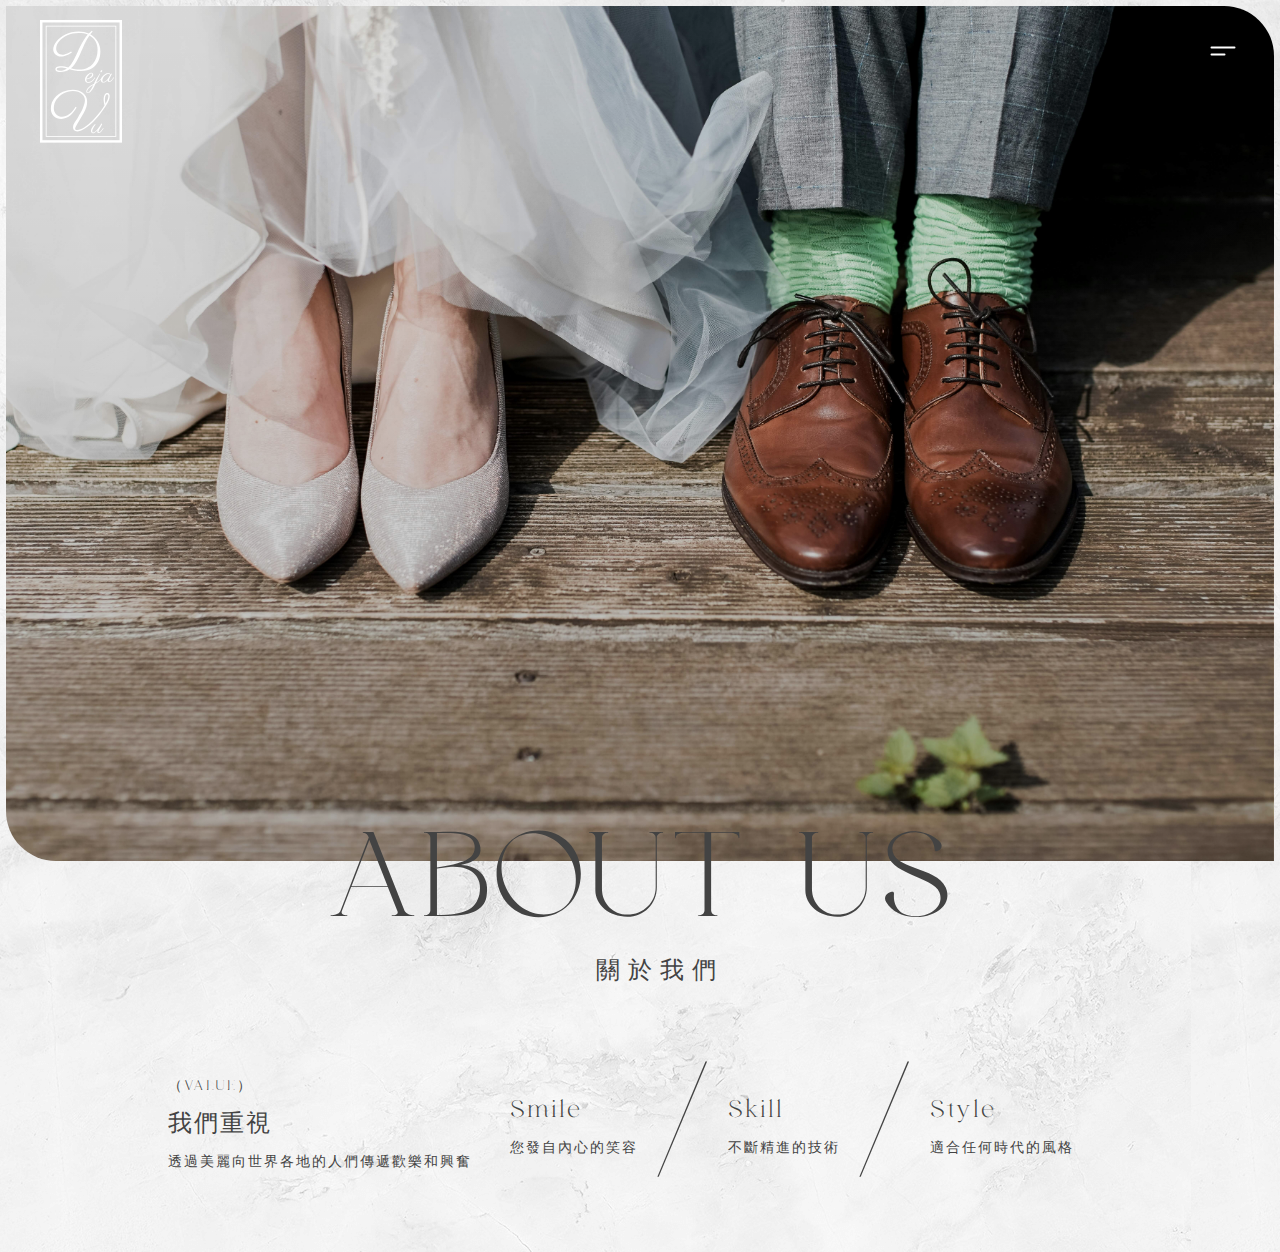
<file: aboutus.html>
<!-- 文件類型HTML5結構說明 -->
<!DOCTYPE html>
<!-- 預設語言台灣 設定顯示語系 -->
<html lang="zh-Hant-TW">

<head>
    <meta charset="UTF-8"> <!-- 編碼 -->
    <meta http-equiv="X-UA-Compatible" content="IE=edge">
    <meta name="viewport" content="width=device-width, initial-scale=1.0">
    <!-- 功能列標題 -->
    <title>About Us</title> <!-- SEO -->
    <!-- 手動設定favicon -->
    <link rel="icon" href="./images/favicon.png">
    <!-- 自訂的樣式表檔 -->
    <link rel="stylesheet" href="./aboutus.css"><!-- 定義屬性 -->
</head>

<body>
    <!-- 頁首區 -->
    <header>
        <nav class="nav-box">
            <a href="index.html"><img src="./images/logo-w.svg" alt="Deja Vu日系新娘婚紗攝影logo"></a>
            <a href="#menu">
                <span class="hamburger">
                    <i class="line-1"></i><i class="line-2"></i>
                </span>
            </a>
        </nav>
    </header>
    <main>
        <section id="banner">
            <div class="bg"></div>
        </section>
        <section id="preface">
            <div class="title">
                <h1>ABOUT US</h1>
                <h2>&ensp;&ensp;關於我們</h2>
            </div>
            <div class="value">
                <p>（VALUE）</p>
                <h1>我們重視</h1>
                <p>透過美麗向世界各地的人們傳遞歡樂和興奮</p>
            </div>
            <div class="three">
                <div class="one">
                    <h1>Smile</h1>
                    <p>您發自內心的笑容</p>
                </div>
                <span>/</span>
                <div class="one">
                    <h1>Skill</h1>
                    <p>不斷精進的技術</p>
                </div>
                <span>/</span>
                <div class="one">
                    <h1>Style</h1>
                    <p>適合任何時代的風格</p>
                </div>
            </div>
        </section>
    </main>
</body>

</html>
</file>
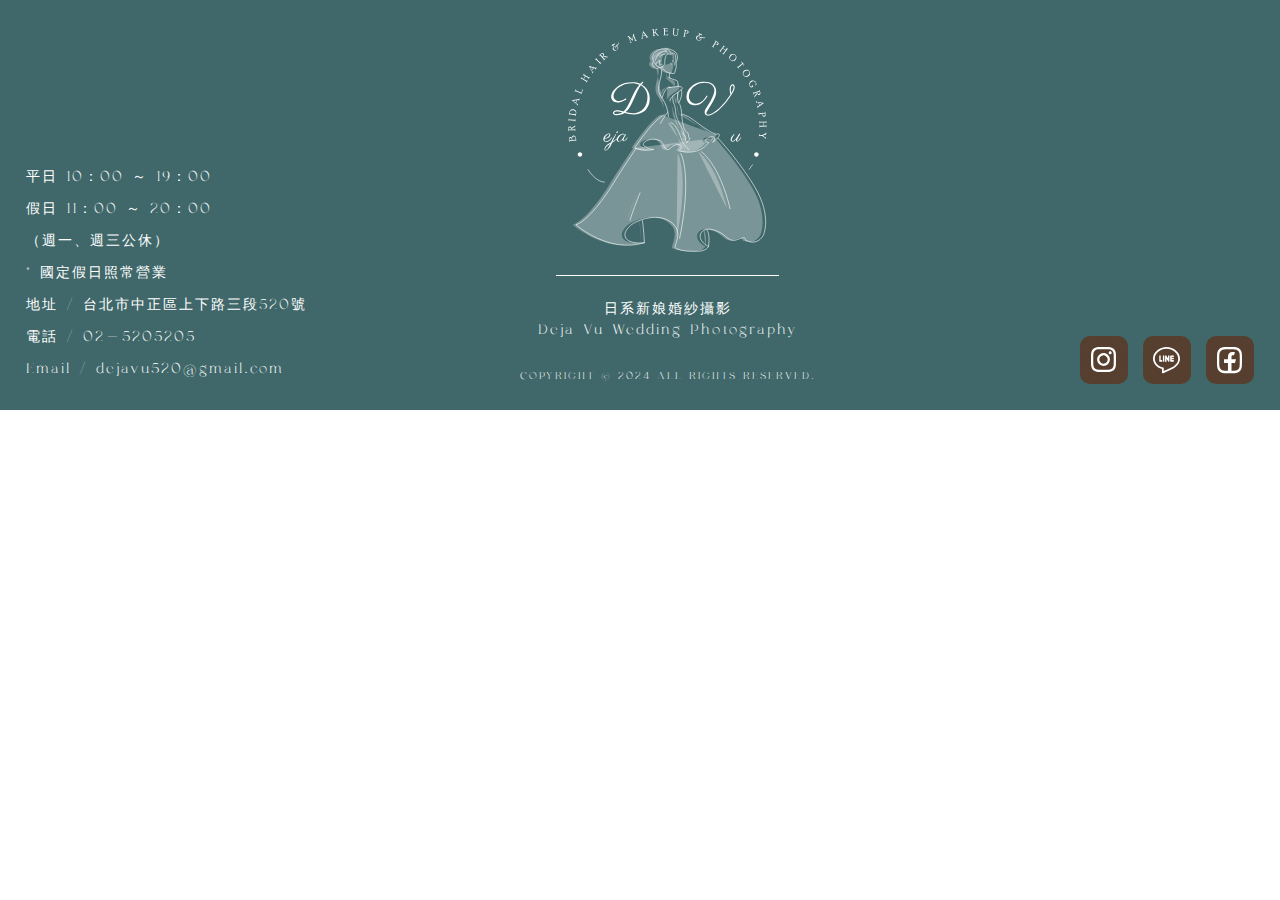
<file: footer.html>
<!-- 文件類型HTML5結構說明 -->
<!DOCTYPE html>
<!-- 預設語言台灣 設定顯示語系 -->
<html lang="zh-Hant-TW">

<head>
    <meta charset="UTF-8"> <!-- 編碼 -->
    <meta http-equiv="X-UA-Compatible" content="IE=edge">
    <meta name="viewport" content="width=device-width, initial-scale=1.0">
    <!-- 功能列標題 -->
    <title>頁尾</title> <!-- SEO -->
    <!-- 手動設定favicon -->
    <link rel="icon" href="./images/favicon.png">
    <!-- 自訂的樣式表檔 -->
    <link rel="stylesheet" href="./footer.css"><!-- 定義屬性 -->
</head>

<body>
    <section id="footer">
        <div class="time">
            <span>
                平日 10：00 ～ 19：00<br>
                假日 11：00 ～ 20：00<br>
                （週一、週三公休）<br>
                * 國定假日照常營業<br>
                地址 / 台北市中正區上下路三段520號<br>
                電話 / 02-5205205<br>
                Email / dejavu520@gmail.com
            </span>
        </div>
        <div class="copyright">
            <a href="index.html" target="_top"><img src="./images/logo-big.svg" alt="Deja Vu日系新娘婚紗攝影logo"></a>
            <h1>日系新娘婚紗攝影</h1>
            <h1>Deja Vu Wedding Photography</h1>
            <p>COPYRIGHT © 2024 ALL RIGHTS RESERVED.</p>
        </div>
        <div class="sns">
            <a href="#"><img src="./images/ig-icon.svg" alt="Deja Vu日系新娘婚紗攝影logo"></a>
            <a href="#"><img src="./images/line-icon.svg" alt="Deja Vu日系新娘婚紗攝影logo"></a>
            <a href="#"><img src="./images/fb-icon.svg" alt="Deja Vu日系新娘婚紗攝影logo"></a>
        </div>
    </section>
</body>

</html>
</file>
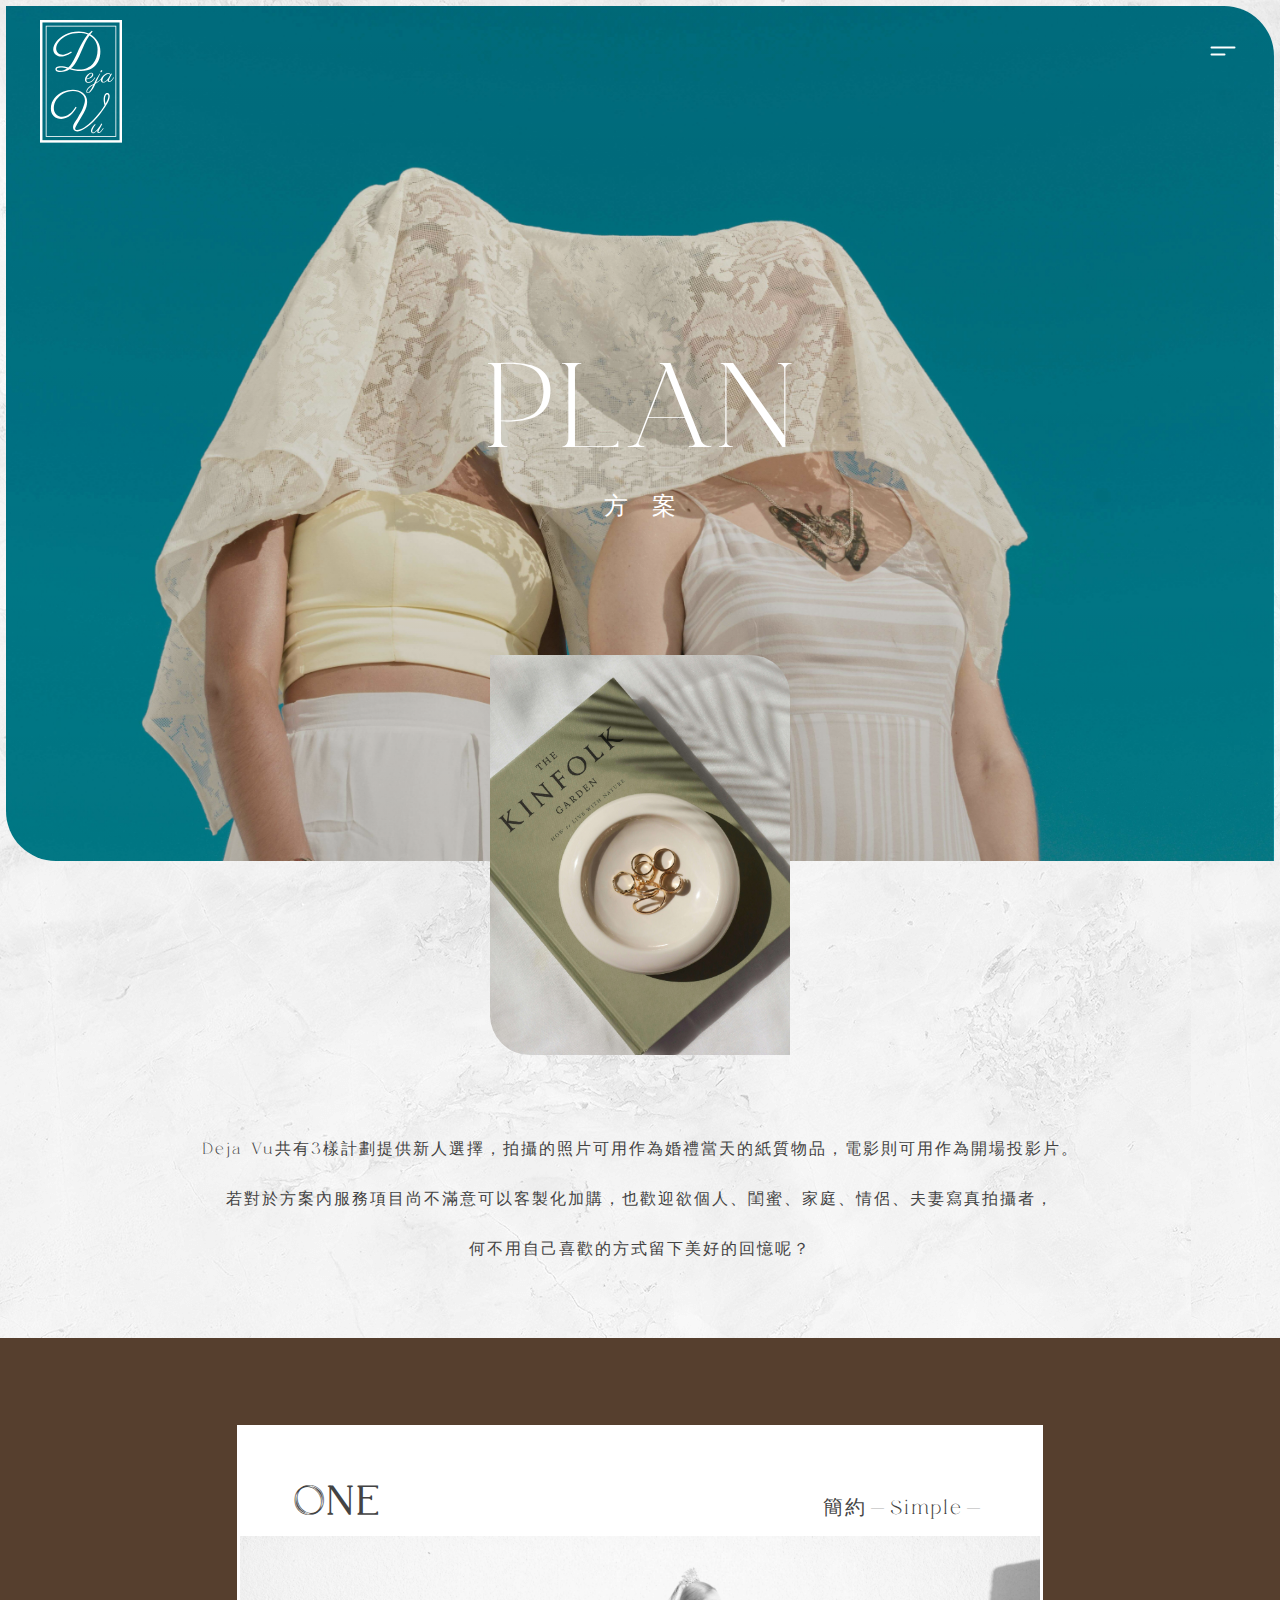
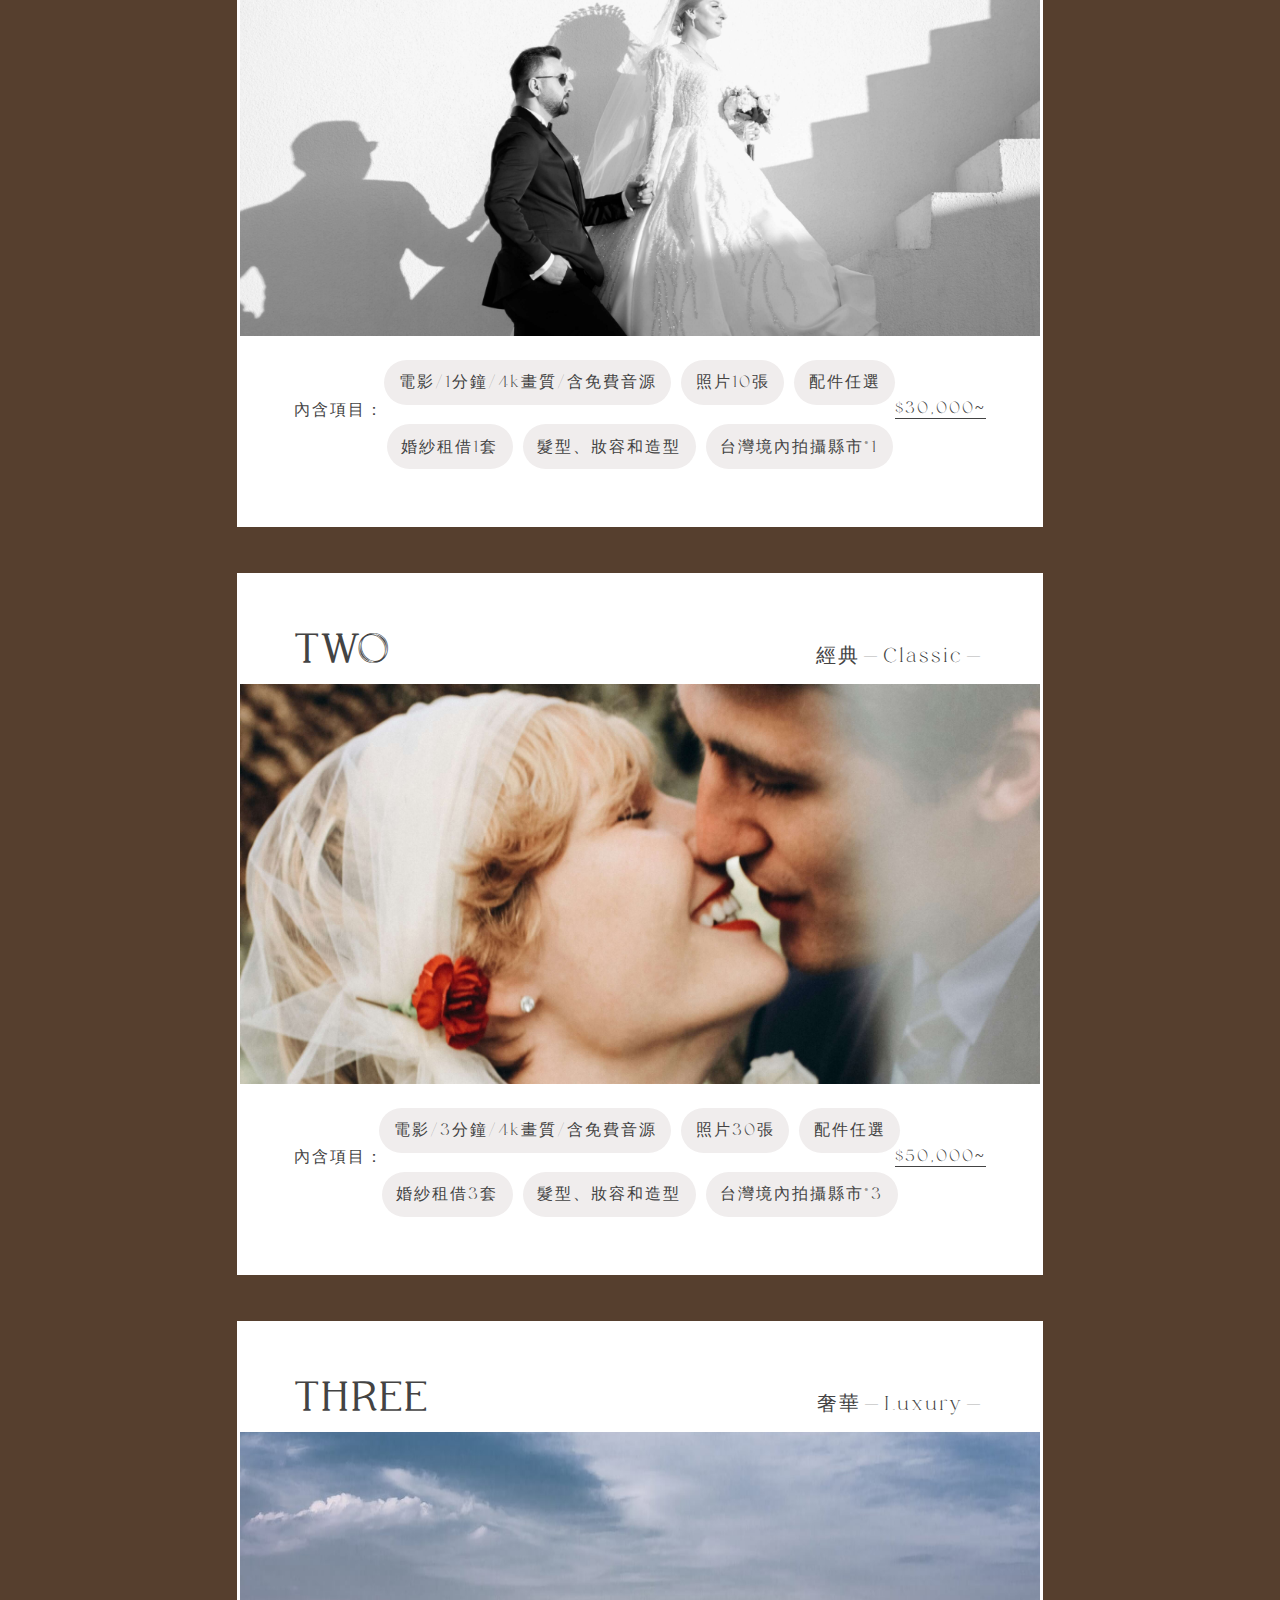
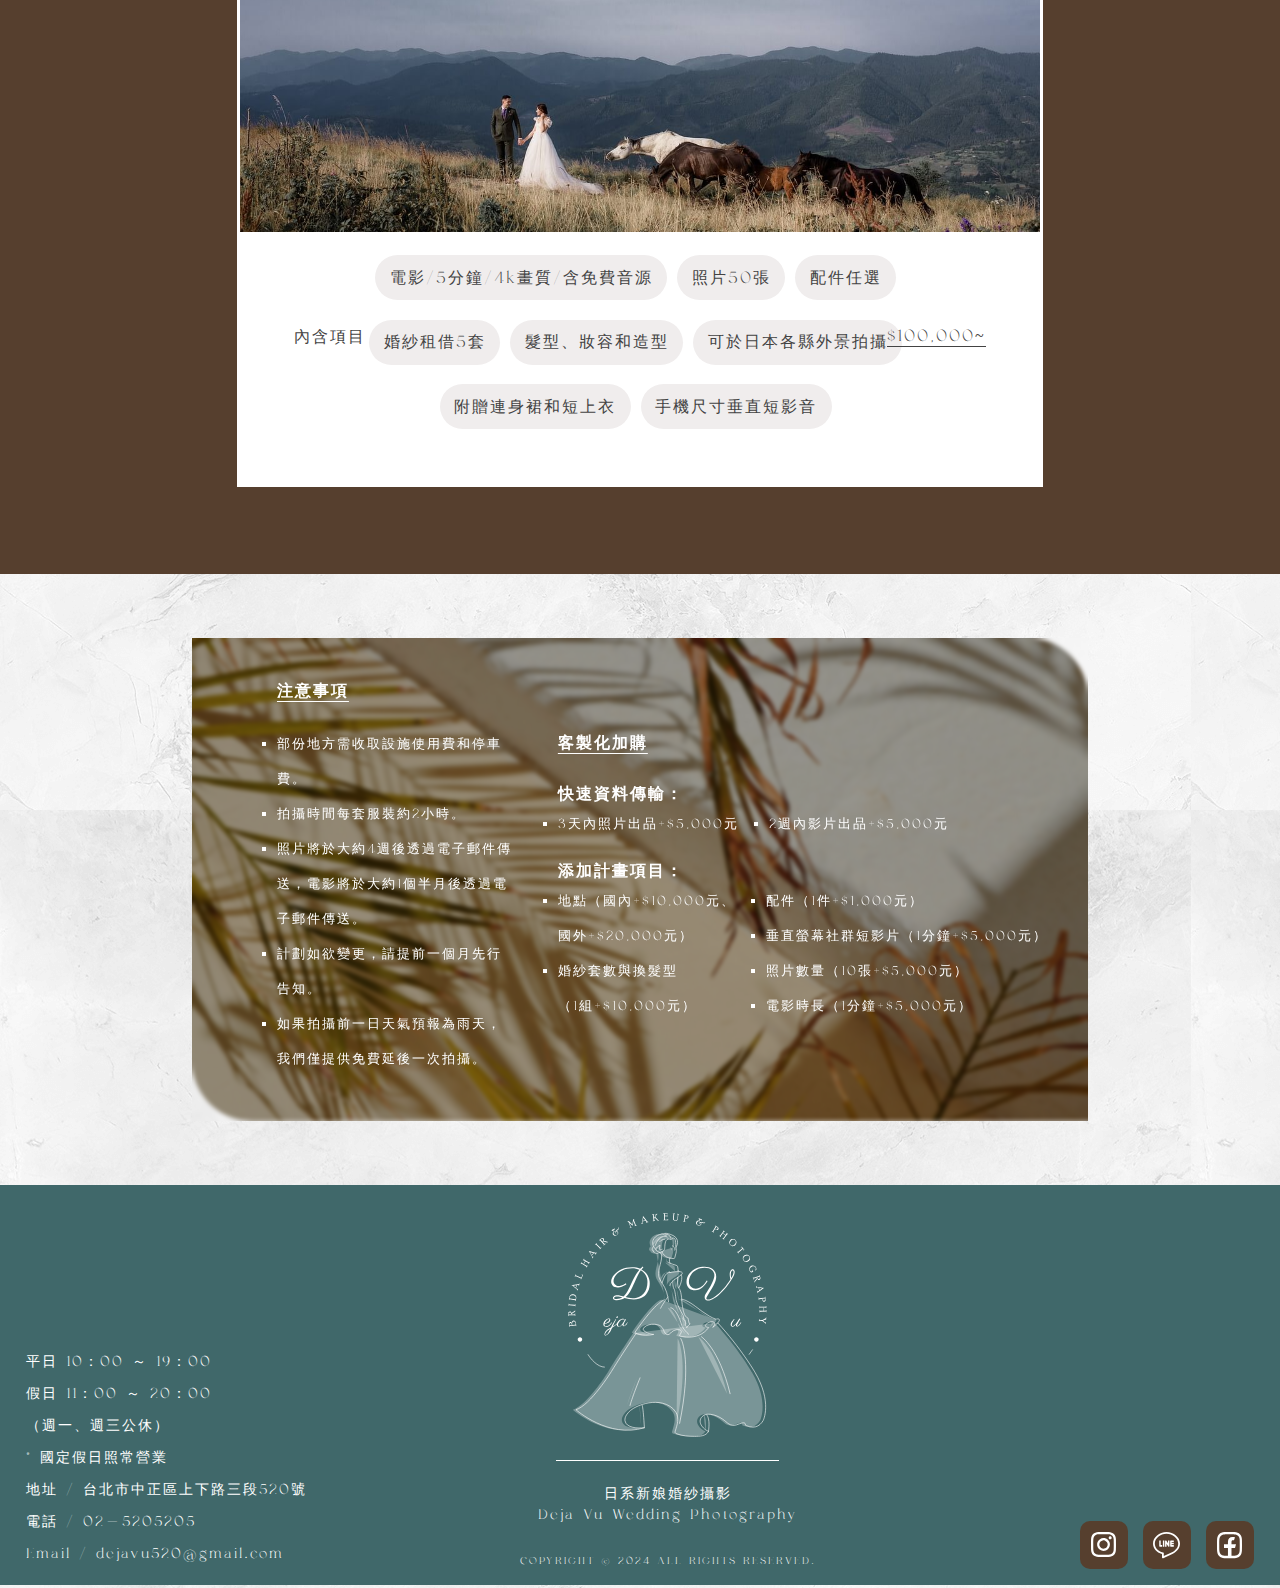
<file: plan.html>
<!-- 文件類型HTML5結構說明 -->
<!DOCTYPE html>
<!-- 預設語言台灣 設定顯示語系 -->
<html lang="zh-Hant-TW">

<head>
    <meta charset="UTF-8"> <!-- 編碼 -->
    <meta http-equiv="X-UA-Compatible" content="IE=edge">
    <meta name="viewport" content="width=device-width, initial-scale=1.0">
    <!-- 功能列標題 -->
    <title>plan</title> <!-- SEO -->
    <!-- 手動設定favicon -->
    <link rel="icon" href="./images/favicon.png">
    <!-- 自訂的樣式表檔 -->
    <link rel="stylesheet" href="./plan.css"><!-- 定義屬性 -->
</head>

<body>
    <!-- 頁首區 -->
    <header>
        <nav class="nav-box">
            <a href="index.html"><img src="./images/logo-w.svg" alt="Deja Vu日系新娘婚紗攝影logo"></a>
            <a href="#menu">
                <span class="hamburger">
                    <i class="line-1"></i><i class="line-2"></i>
                </span>
            </a>
        </nav>
    </header>
    <main>
        <section id="banner">
            <div class="bg">
                <h1>PLAN</h1>
                <h2>方&emsp;案</h2>
            </div>
        </section>
        <section id="preface">
            <figure></figure>
            <span>Deja Vu共有3樣計劃提供新人選擇，拍攝的照片可用作為婚禮當天的紙質物品，電影則可用作為開場投影片。<br>
                若對於方案內服務項目尚不滿意可以客製化加購，也歡迎欲個人、閨蜜、家庭、情侶、夫妻寫真拍攝者，<br>
                何不用自己喜歡的方式留下美好的回憶呢？<br>
            </span>
        </section>
        <!-- 卡片 -->
        <section id="card-box">
            <!-- 卡片1 -->
            <div class="card-one">
                <div class="number">
                    <h1>ONE</h1>
                    <p>簡約-Simple-</p>
                </div>
                <div class="picture"></div>
                <div class="content">
                    <div class="include">
                        <p>內含項目：</p>
                    </div>
                    <div class="item">
                        <div class="up">
                            <p>電影/1分鐘/4k畫質/含免費音源</p>
                            <p>照片10張</p>
                            <p>配件任選</p>
                        </div>
                        <div class="down">
                            <p>婚紗租借1套</p>
                            <p>髮型、妝容和造型</p>
                            <p>台灣境內拍攝縣市*1</p>
                        </div>
                    </div>
                    <div class="price">
                        <p>$30,000~</p>
                    </div>
                </div>
            </div>
            <!-- 卡片2 -->
            <div class="card-two">
                <div class="number">
                    <h1>TWO</h1>
                    <p>經典-Classic-</p>
                </div>
                <div class="picture"></div>
                <div class="content">
                    <div class="include">
                        <p>內含項目：</p>
                    </div>
                    <div class="item">
                        <div class="up">
                            <p>電影/3分鐘/4k畫質/含免費音源</p>
                            <p>照片30張</p>
                            <p>配件任選</p>
                        </div>
                        <div class="down">
                            <p>婚紗租借3套</p>
                            <p>髮型、妝容和造型</p>
                            <p>台灣境內拍攝縣市*3</p>
                        </div>
                    </div>
                    <div class="price">
                        <p>$50,000~</p>
                    </div>
                </div>
            </div>
            <!-- 卡片3 -->
            <div class="card-three">
                <div class="number">
                    <h1>THREE</h1>
                    <p>奢華-Luxury-</p>
                </div>
                <div class="picture"></div>
                <div class="content">
                    <div class="include">
                        <p>內含項目：</p>
                    </div>
                    <div class="item">
                        <div class="up">
                            <p>電影/5分鐘/4k畫質/含免費音源</p>
                            <p>照片50張</p>
                            <p>配件任選</p>
                        </div>
                        <div class="center">
                            <p>婚紗租借5套</p>
                            <p>髮型、妝容和造型</p>
                            <p>可於日本各縣外景拍攝</p>
                        </div>
                        <div class="down">
                            <p>附贈連身裙和短上衣</p>
                            <p>手機尺寸垂直短影音</p>
                        </div>
                    </div>
                    <div class="price">
                        <p>$100,000~</p>
                    </div>
                </div>
            </div>
        </section>
        <!-- 注意事項與客製化加購 -->
        <section id="notice">
            <div class="bg">
                <div class="glass">
                    <div class="caution">
                        <h1>注意事項</h1>
                        <br>
                        <ul>
                            <li>部份地方需收取設施使用費和停車費。</li>
                            <li>拍攝時間每套服裝約2小時。</li>
                            <li>照片將於大約4週後透過電子郵件傳送，電影將於大約1個半月後透過電子郵件傳送。</li>
                            <li>計劃如欲變更，請提前一個月先行告知。</li>
                            <li>如果拍攝前一日天氣預報為雨天，我們僅提供免費延後一次拍攝。</li>
                        </ul>
                    </div>
                    <div class="custom">
                        <h1 class="space">客製化加購</h1>
                        <h2>快速資料傳輸：</h2>
                        <ul class="adjust">
                            <li class="margin">3天內照片出品+$5,000元</li>
                            <li>2週內影片出品+$5,000元</li>
                        </ul>
                        <br>
                        <h2>添加計畫項目：</h2>
                        <div class="row">
                            <ul class="margin">
                                <li>地點（國內+$10,000元、<br>國外+$20,000元）</li>
                                <li>婚紗套數與換髮型<br>（1組+$10,000元）</li>
                            </ul>
                            <ul>
                                <li>配件（1件+$1,000元）</li>
                                <li>垂直螢幕社群短影片（1分鐘+$5,000元）</li>
                                <li>照片數量（10張+$5,000元）</li>
                                <li>電影時長（1分鐘+$5,000元）</li>
                            </ul>
                        </div>
                    </div>
                </div>
            </div>
        </section>
        <!-- footer區 -->
        <iframe class="footer-box" src="./footer.html" frameborder="0" scrolling="no"></iframe>
        <!-- GoTop鈕 -->
        <a href="#" class="gotop" id="gotop"><img src="./images/gotop-icon.svg" alt="gotop"></a>
    </main>

    <!-- jquery主程式(一定要寫在最上面) -->
    <script src="./jquery-1.11.3.min.js"></script>
    <!-- 自訂的js -->
    <script src="./plan.js"></script>
</body>

</html>
</file>
<file: aboutus.css>
@charset "UTF-8";

@font-face {
    font-family: "HV Muse";
    src: url(./Harmonais\ Visual\ -\ HV\ Muse\ Regular.otf);
    /*./同一層*/
    /*@共用*/
}

/* eric/css/reset/ */
html,
body,
div,
span,
applet,
object,
iframe,
h1,
h2,
h3,
h4,
h5,
h6,
p,
blockquote,
pre,
a,
abbr,
acronym,
address,
big,
cite,
code,
del,
dfn,
em,
img,
ins,
kbd,
q,
s,
samp,
small,
strike,
strong,
sub,
sup,
tt,
var,
b,
u,
i,
center,
dl,
dt,
dd,
ol,
ul,
li,
fieldset,
form,
label,
legend,
table,
caption,
tbody,
tfoot,
thead,
tr,
th,
td,
article,
aside,
canvas,
details,
embed,
figure,
figcaption,
footer,
header,
hgroup,
menu,
nav,
output,
ruby,
section,
summary,
time,
mark,
audio,
video {
    margin: 0;
    padding: 0;
    border: 0;
    font-size: 100%;
    font: inherit;
    vertical-align: baseline;
}

/* HTML5 display-role reset for older browsers */
article,
aside,
details,
figcaption,
figure,
footer,
header,
hgroup,
menu,
nav,
section {
    display: block;
}

/* 全域選擇器，基本取消 */
* {
    margin: 0;
    padding: 0;
    font-size: 100%;
    /* 歸0為1rem/16 */
    box-sizing: border-box;
    /* 不累加邊框與內距 */
}

body {
    font-family:
        /*西文*/
        "HV Muse"
        /*中文*/
    ;
    /*中文，空格要有引號*/
    color: var(--deep);
    /*定義整個網站預設字色*/
    /* 讓body填滿整個視口 */
    /* background: linear-gradient(to right, #563F2E 40%, transparent 60%), url('../images/banner.jpg'); */
    /* 使用線性漸變和圖片背景 */
    /* background-size: auto, cover; */
    /* 設置背景大小 */
    /* background-position: right, center; */
    /* 設置背景位置 */
    background: url(./images/stone-ok.png);
    line-height: 1;
}

:root {
    /*文字*/
    --light: #fff;
    --deep: #434343;

    /*主色調*/
    --main: #563F2E;

    /*輔助色調*/
    --green: #40686A;
    /* 透明色調 */
}

img {
    display: block;
    width: 100%;
}

a {
    display: block;
    color: var(--light);
    text-decoration: none;
    /* 取消預設的底線裝飾 */
}

/* 頁首區 */
.nav-box {
    position: fixed;
    /* position預設寬高抓內容尺寸 */
    width: 100%;
    display: flex;
    /* 預設主軸(水平) */
    justify-content: space-between;
    /* 主軸(水平)均分 */
    align-items: center;
    /* 副軸(垂直)置中 */
    padding: 20px 40px;
    z-index: 999;
}

.nav-box img {
    height: 130px;
}

.hamburger {
    /* width: 80px; */
    position: absolute;
    right: 2.5%;
    top: 30%;
    transform: translate(-50%, -50%);
    /* padding: 10px; */
    /* cursor: pointer; */
}

.line-1 {
    display: block;
    background: #fff;
    height: 2px;
    width: 25px;
    position: relative;
    border-radius: 40px;
}

.line-2 {
    display: block;
    background: #fff;
    height: 2px;
    width: 15px;
    margin-top: 5px;
    position: relative;
    border-radius: 40px;
}

.hamburger i:after {
    content: "";
    width: 0%;
    position: absolute;
    height: 100%;
    background: rgba(64, 104, 106, .9);
    transition: 0.2s;
    border-radius: 40px;
}

.hamburger i:nth-child(2):after {
    transition-delay: 0.1s;
}

.hamburger:hover i:after {
    width: 100%;
}

#banner {
    padding: 0.5% 0.5%;
}

#banner .bg {
    display: flex;
    justify-content: center;
    align-items: center;
    flex-direction: column;
    background: -webkit-linear-gradient(top, rgba(0, 0, 0, .05), rgba(0, 0, 0, .2)), url(./images/aboutus-banner.jpg);
    background-size: cover;
    background-position: center;
    height: 95vh;
    border-radius: 0 50px 0 50px;
    color: var(--light);
}

#preface {
    display: flex;
    justify-content: center;
    align-items: center;
    flex-direction: row;
    margin-top: 10%;
}

#preface .title {
    position: absolute;
    /* Add this line */
    top: 100%;
    /* Adjust as needed */
    left: 50%;
    /* Adjust as needed */
    transform: translate(-50%, -50%);
    /* Center the figure */
    display: flex;
    justify-content: center;
    align-items: center;
    flex-direction: column;
    width: 80%;
}

#preface .title h1 {
    font-size: 7.5rem;
    margin: 1%;
}

#preface .title h2 {
    font-size: 1.5rem;
    margin: 1%;
    letter-spacing: 0.5rem;
}

#preface .value {
    letter-spacing: 2px;
    line-height: 2;
}

#preface .value h1 {
    font-size: 1.5rem;
}

#preface .value p {
    font-size: 0.875rem;
}

#preface .three {
    display: flex;
    justify-content: center;
    align-items: center;
    flex-direction: row;
    letter-spacing: 2px;
    line-height: 2;
    width: 50%;
}

#preface .three .one{
    margin: 0 2%;
}

#preface .three h1 {
    font-size: 1.5rem;
}

#preface .three p {
    font-size: 0.875rem;
}

#preface .three span {
    font-size: 8rem;
}
</file>
<file: footer.css>
@charset "UTF-8";

@font-face {
    font-family: "HV Muse";
    src: url(./Harmonais\ Visual\ -\ HV\ Muse\ Regular.otf);
    /*./同一層*/
    /*@共用*/
}

/* eric/css/reset/ */
html,
body,
div,
span,
applet,
object,
iframe,
h1,
h2,
h3,
h4,
h5,
h6,
p,
blockquote,
pre,
a,
abbr,
acronym,
address,
big,
cite,
code,
del,
dfn,
em,
img,
ins,
kbd,
q,
s,
samp,
small,
strike,
strong,
sub,
sup,
tt,
var,
b,
u,
i,
center,
dl,
dt,
dd,
ol,
ul,
li,
fieldset,
form,
label,
legend,
table,
caption,
tbody,
tfoot,
thead,
tr,
th,
td,
article,
aside,
canvas,
details,
embed,
figure,
figcaption,
footer,
header,
hgroup,
menu,
nav,
output,
ruby,
section,
summary,
time,
mark,
audio,
video {
    margin: 0;
    padding: 0;
    border: 0;
    font-size: 100%;
    font: inherit;
    vertical-align: baseline;
}

/* HTML5 display-role reset for older browsers */
article,
aside,
details,
figcaption,
figure,
footer,
header,
hgroup,
menu,
nav,
section {
    display: block;
}

ol,
ul {
    list-style: none;
}

/* 全域選擇器，基本取消 */
* {
    margin: 0;
    padding: 0;
    font-size: 100%;
    /* 歸0為1rem/16 */
    box-sizing: border-box;
    /* 不累加邊框與內距 */
}

body {
    font-family:
        /*西文*/
        "HV Muse"
        /*中文*/
    ;
    /*中文，空格要有引號*/
    color: var(--light);
    /*定義整個網站預設字色*/
    line-height: 1.5;
    height: 400px;
    overflow: hidden;
    letter-spacing: 2px;
}

:root {
    /*文字*/
    --light: #fff;
    --deep: #434343;

    /*主色調*/
    --main: #563F2E;

    /*輔助色調*/
    --green: #40686A;
    /* 透明色調 */
}

img {
    display: block;
    width: 100%;
}

a {
    display: block;
    color: var(--light);
    text-decoration: none;
    /* 取消預設的底線裝飾 */
}

#footer {
    background-color: var(--green);
    padding: 2% 2%;
    width: 100%;
    display: flex;
    /* 預設主軸(水平) */
    justify-content: space-between;
    align-items: flex-end;
}

#footer .time{
    line-height: 2;
}

#footer .time span {
    font-size: 0.875rem;
}

#footer .copyright {
    display: flex;
    align-items: center;
    flex-direction: column;
    margin-right: 3%;
}

#footer .copyright img {
    height: 250px;
    border-bottom: 1px solid white;
    padding-bottom: 10%;
    margin-bottom: 10%;
}

#footer .copyright h1 {
    font-size: 0.875rem;
}

#footer .copyright p {
    margin-top: 10%;
    font-size: 0.625rem;
}

#footer .sns{
    display: flex;
    align-items: center;
    flex-direction: row;
}

#footer .sns a{
    margin-left: 15px;
}
</file>
<file: plan.css>
@charset "UTF-8";

@font-face {
    font-family: "HV Muse";
    src: url(./Harmonais\ Visual\ -\ HV\ Muse\ Regular.otf);
    /*./同一層*/
    /*@共用*/
}

/* eric/css/reset/ */
html,
body,
div,
span,
applet,
object,
iframe,
h1,
h2,
h3,
h4,
h5,
h6,
p,
blockquote,
pre,
a,
abbr,
acronym,
address,
big,
cite,
code,
del,
dfn,
em,
img,
ins,
kbd,
q,
s,
samp,
small,
strike,
strong,
sub,
sup,
tt,
var,
b,
u,
i,
center,
dl,
dt,
dd,
ol,
ul,
li,
fieldset,
form,
label,
legend,
table,
caption,
tbody,
tfoot,
thead,
tr,
th,
td,
article,
aside,
canvas,
details,
embed,
figure,
figcaption,
footer,
header,
hgroup,
menu,
nav,
output,
ruby,
section,
summary,
time,
mark,
audio,
video {
    margin: 0;
    padding: 0;
    border: 0;
    font-size: 100%;
    font: inherit;
    vertical-align: baseline;
}

/* HTML5 display-role reset for older browsers */
article,
aside,
details,
figcaption,
figure,
footer,
header,
hgroup,
menu,
nav,
section {
    display: block;
}

body {
    line-height: 1;
}

/* 全域選擇器，基本取消 */
* {
    margin: 0;
    padding: 0;
    font-size: 100%;
    /* 歸0為1rem/16 */
    box-sizing: border-box;
    /* 不累加邊框與內距 */
}

body {
    font-family:
        /*西文*/
        "HV Muse"
        /*中文*/
    ;
    /*中文，空格要有引號*/
    color: var(--deep);
    /*定義整個網站預設字色*/
    /* 讓body填滿整個視口 */
    /* background: linear-gradient(to right, #563F2E 40%, transparent 60%), url('../images/banner.jpg'); */
    /* 使用線性漸變和圖片背景 */
    /* background-size: auto, cover; */
    /* 設置背景大小 */
    /* background-position: right, center; */
    /* 設置背景位置 */
    background: url(./images/stone-ok.png);
}

:root {
    /*文字*/
    --light: #fff;
    --deep: #434343;

    /*主色調*/
    --main: #563F2E;

    /*輔助色調*/
    --green: #40686A;
    /* 透明色調 */
}

img {
    display: block;
    width: 100%;
}

a {
    display: block;
    color: var(--light);
    text-decoration: none;
    /* 取消預設的底線裝飾 */
}

/* 頁首區 */
.nav-box {
    position: fixed;
    /* position預設寬高抓內容尺寸 */
    width: 100%;
    display: flex;
    /* 預設主軸(水平) */
    justify-content: space-between;
    /* 主軸(水平)均分 */
    align-items: center;
    /* 副軸(垂直)置中 */
    padding: 20px 40px;
    z-index: 999;
}

.nav-box img {
    height: 130px;
}

.hamburger {
    /* width: 80px; */
    position: absolute;
    right: 2.5%;
    top: 30%;
    transform: translate(-50%, -50%);
    /* padding: 10px; */
    /* cursor: pointer; */
}

.line-1 {
    display: block;
    background: #fff;
    height: 2px;
    width: 25px;
    position: relative;
    border-radius: 40px;
}

.line-2 {
    display: block;
    background: #fff;
    height: 2px;
    width: 15px;
    margin-top: 5px;
    position: relative;
    border-radius: 40px;
}

.hamburger i:after {
    content: "";
    width: 0%;
    position: absolute;
    height: 100%;
    background: rgba(64, 104, 106, .9);
    transition: 0.2s;
    border-radius: 40px;
}

.hamburger i:nth-child(2):after {
    transition-delay: 0.1s;
}

.hamburger:hover i:after {
    width: 100%;
}

#banner {
    padding: 0.5% 0.5%;
}

#banner .bg {
    display: flex;
    justify-content: center;
    align-items: center;
    flex-direction: column;
    background: -webkit-linear-gradient(top, rgba(0, 0, 0, .05), rgba(0, 0, 0, .2)), url(./images/plan-banner.jpg);
    background-size: cover;
    background-position: center;
    height: 95vh;
    border-radius: 0 50px 0 50px;
    color: var(--light);
}

#banner .bg h1 {
    font-size: 7.5rem;
    margin: 1%;
}

#banner .bg h2 {
    font-size: 1.5rem;
    margin: 1%;
}

#preface {
    display: flex;
    justify-content: center;
    align-items: center;
    flex-direction: column;
}

#preface figure {
    border-radius: 0 40px 0 40px;
    width: 300px;
    height: 400px;
    background-image: url(./images/plan-s-bn.jpg);
    background-size: cover;
    background-position: center;
    position: absolute;
    /* Add this line */
    top: 95%;
    /* Adjust as needed */
    left: 50%;
    /* Adjust as needed */
    transform: translate(-50%, -50%);
    /* Center the figure */
}

#preface span {
    text-align: center;
    margin-top: 20%;
    line-height: 50px;
    margin-bottom: 5%;
    letter-spacing: 2px;
}

/* 卡片 */
#card-box {
    background-color: var(--main);
    padding: 5%;
    display: flex;
    justify-content: center;
    align-items: center;
    flex-direction: column;
    letter-spacing: 2px;
}

/* 卡片1 */
#card-box .card-one {
    background-color: var(--light);
    padding: 5%;
    width: 70%;
    display: flex;
    justify-content: center;
    align-items: center;
    flex-direction: column;
    margin: 2% 0;
}

#card-box .card-one .number {
    display: flex;
    /* 預設主軸(水平) */
    justify-content: space-between;
    /* 主軸(水平)均分 */
    align-items: baseline;
    width: 100%;
}

#card-box .card-one .number h1 {
    font-size: 2.5rem;
    font-weight: bold;
}

#card-box .card-one .number p {
    font-size: 1.25rem;
}

#card-box .card-one .picture {
    background-image: url(./images/card-one.jpg);
    background-size: cover;
    background-position: center;
    width: 800px;
    height: 400px;
    margin: 2% 0;
}

#card-box .card-one .content {
    display: flex;
    /* 預設主軸(水平) */
    justify-content: space-between;
    /* 主軸(水平)均分 */
    align-items: center;
    width: 100%;
}

#card-box .card-one .content .item {
    display: flex;
    flex-direction: column;
    width: 70%;
}

#card-box .card-one .content .item .up {
    display: flex;
    /* 預設主軸(水平) */
    justify-content: center;
    /* 主軸(水平)均分 */
    align-items: center;
    margin: 2% 0;
}

#card-box .card-one .content .item .up p {
    margin: 0 5px;
    background-color: #F0EDED;
    padding: 3% 3%;
    border-radius: 50px;
    white-space: nowrap;
}

#card-box .card-one .content .item .down {
    display: flex;
    /* 預設主軸(水平) */
    justify-content: center;
    /* 主軸(水平)均分 */
    align-items: center;
    margin-top: 2%;
}

#card-box .card-one .content .item .down p {
    margin: 0 5px;
    background-color: #F0EDED;
    padding: 3% 3%;
    border-radius: 50px;
    white-space: nowrap;
}

#card-box .card-one .content .price {
    border-bottom: 1px solid var(--deep);
    padding-bottom: 2px;
}

/* 卡片2 */
#card-box .card-two {
    background-color: var(--light);
    padding: 5%;
    width: 70%;
    display: flex;
    justify-content: center;
    align-items: center;
    flex-direction: column;
    margin: 2% 0;
}

#card-box .card-two .number {
    display: flex;
    /* 預設主軸(水平) */
    justify-content: space-between;
    /* 主軸(水平)均分 */
    align-items: baseline;
    width: 100%;
}

#card-box .card-two .number h1 {
    font-size: 2.5rem;
    font-weight: bold;
}

#card-box .card-two .number p {
    font-size: 1.25rem;
}

#card-box .card-two .picture {
    background-image: url(./images/card-two.jpg);
    background-size: cover;
    background-position: 50% 25%;
    width: 800px;
    height: 400px;
    margin: 2% 0;
}

#card-box .card-two .content {
    display: flex;
    /* 預設主軸(水平) */
    justify-content: space-between;
    /* 主軸(水平)均分 */
    align-items: center;
    width: 100%;
}

#card-box .card-two .content .item {
    display: flex;
    flex-direction: column;
    width: 70%;
}

#card-box .card-two .content .item .up {
    display: flex;
    /* 預設主軸(水平) */
    justify-content: center;
    /* 主軸(水平)均分 */
    align-items: center;
    margin: 2% 0;
}

#card-box .card-two .content .item .up p {
    margin: 0 5px;
    background-color: #F0EDED;
    padding: 3% 3%;
    border-radius: 50px;
    white-space: nowrap;
}

#card-box .card-two .content .item .down {
    display: flex;
    /* 預設主軸(水平) */
    justify-content: center;
    /* 主軸(水平)均分 */
    align-items: center;
    margin-top: 2%;
}

#card-box .card-two .content .item .down p {
    margin: 0 5px;
    background-color: #F0EDED;
    padding: 3% 3%;
    border-radius: 50px;
    white-space: nowrap;
}

#card-box .card-two .content .price {
    border-bottom: 1px solid var(--deep);
    padding-bottom: 2px;
}

/* 卡片3 */
#card-box .card-three {
    background-color: var(--light);
    padding: 5%;
    width: 70%;
    display: flex;
    justify-content: center;
    align-items: center;
    flex-direction: column;
    margin: 2% 0;
}

#card-box .card-three .number {
    display: flex;
    /* 預設主軸(水平) */
    justify-content: space-between;
    /* 主軸(水平)均分 */
    align-items: baseline;
    width: 100%;
}

#card-box .card-three .number h1 {
    font-size: 2.5rem;
    font-weight: bold;
}

#card-box .card-three .number p {
    font-size: 1.25rem;
}

#card-box .card-three .picture {
    background-image: url(./images/card-three.jpg);
    background-size: cover;
    background-position: center;
    width: 800px;
    height: 400px;
    margin: 2% 0;
}

#card-box .card-three .content {
    display: flex;
    /* 預設主軸(水平) */
    justify-content: space-between;
    /* 主軸(水平)均分 */
    align-items: center;
    width: 100%;
}

#card-box .card-three .content .item {
    display: flex;
    flex-direction: column;
    width: 70%;
}

#card-box .card-three .content .item .up {
    display: flex;
    /* 預設主軸(水平) */
    justify-content: center;
    /* 主軸(水平)均分 */
    align-items: center;
    margin: 2% 0;
}

#card-box .card-three .content .item .up p {
    margin: 0 5px;
    background-color: #F0EDED;
    padding: 3% 3%;
    border-radius: 50px;
    white-space: nowrap;
}

#card-box .card-three .content .item .center {
    display: flex;
    /* 預設主軸(水平) */
    justify-content: center;
    /* 主軸(水平)均分 */
    align-items: center;
    margin: 2% 0;
}

#card-box .card-three .content .item .center p {
    margin: 0 5px;
    background-color: #F0EDED;
    padding: 3% 3%;
    border-radius: 50px;
    white-space: nowrap;
}

#card-box .card-three .content .item .down {
    display: flex;
    /* 預設主軸(水平) */
    justify-content: center;
    /* 主軸(水平)均分 */
    align-items: center;
    margin-top: 2%;
}

#card-box .card-three .content .item .down p {
    margin: 0 5px;
    background-color: #F0EDED;
    padding: 3% 3%;
    border-radius: 50px;
    white-space: nowrap;
}

#card-box .card-three .content .price {
    border-bottom: 1px solid var(--deep);
    padding-bottom: 2px;
}

/* 注意事項與客製化加購 */
#notice {
    display: flex;
    /* 預設主軸(水平) */
    justify-content: center;
}

#notice .bg {
    background: -webkit-linear-gradient(top, rgba(0, 0, 0, .3), rgba(0, 0, 0, .3)), url(./images/button.jpg);
    background-size: cover;
    background-position: center;
    width: 70%;
    margin: 5% 0;
    border-radius: 0 60px 0 60px;
}

#notice .glass {
    display: flex;
    flex-direction: row;
    justify-content: center;
    /* 主軸(水平)均分 */
    align-items: center;
    padding: 5% 0;
    padding-left: 5%;
    color: var(--light);
    letter-spacing: 2px;
    backdrop-filter: blur(2px);
}

#notice .glass .caution {
    width: 30%;
    padding-right: 2%;
}

#notice .glass h1 {
    font-weight: bold;
    margin-bottom: 5%;
    text-decoration: underline;
    text-underline-offset: 5px;
}

#notice .glass h2 {
    font-weight: bold;
    margin: 1% 0;
}

#notice .glass li {
    font-size: 0.8rem;
}

#notice .glass ul {
    list-style-type: square;
    line-height: 35px;
}

#notice .glass .custom {
    margin-left: 3%;
}

#notice .glass .custom .adjust {
    display: flex;
    flex-direction: row;
}

.margin {
    margin-right: 30px;
}

#notice .glass .custom .row {
    display: flex;
    flex-direction: row;
}

#notice .glass .custom .space {
    margin-bottom: 35px;
}

iframe {
    width: 100%;
    height: 400px;
}

/* GoTop鈕 */
.gotop {
    position: fixed;
    display: none;
    display: block;
    right: 2%;
    bottom: 40%;
    width: 70px;
    max-width: 100%;
    z-index: 99;
    cursor: pointer;
}
</file>
